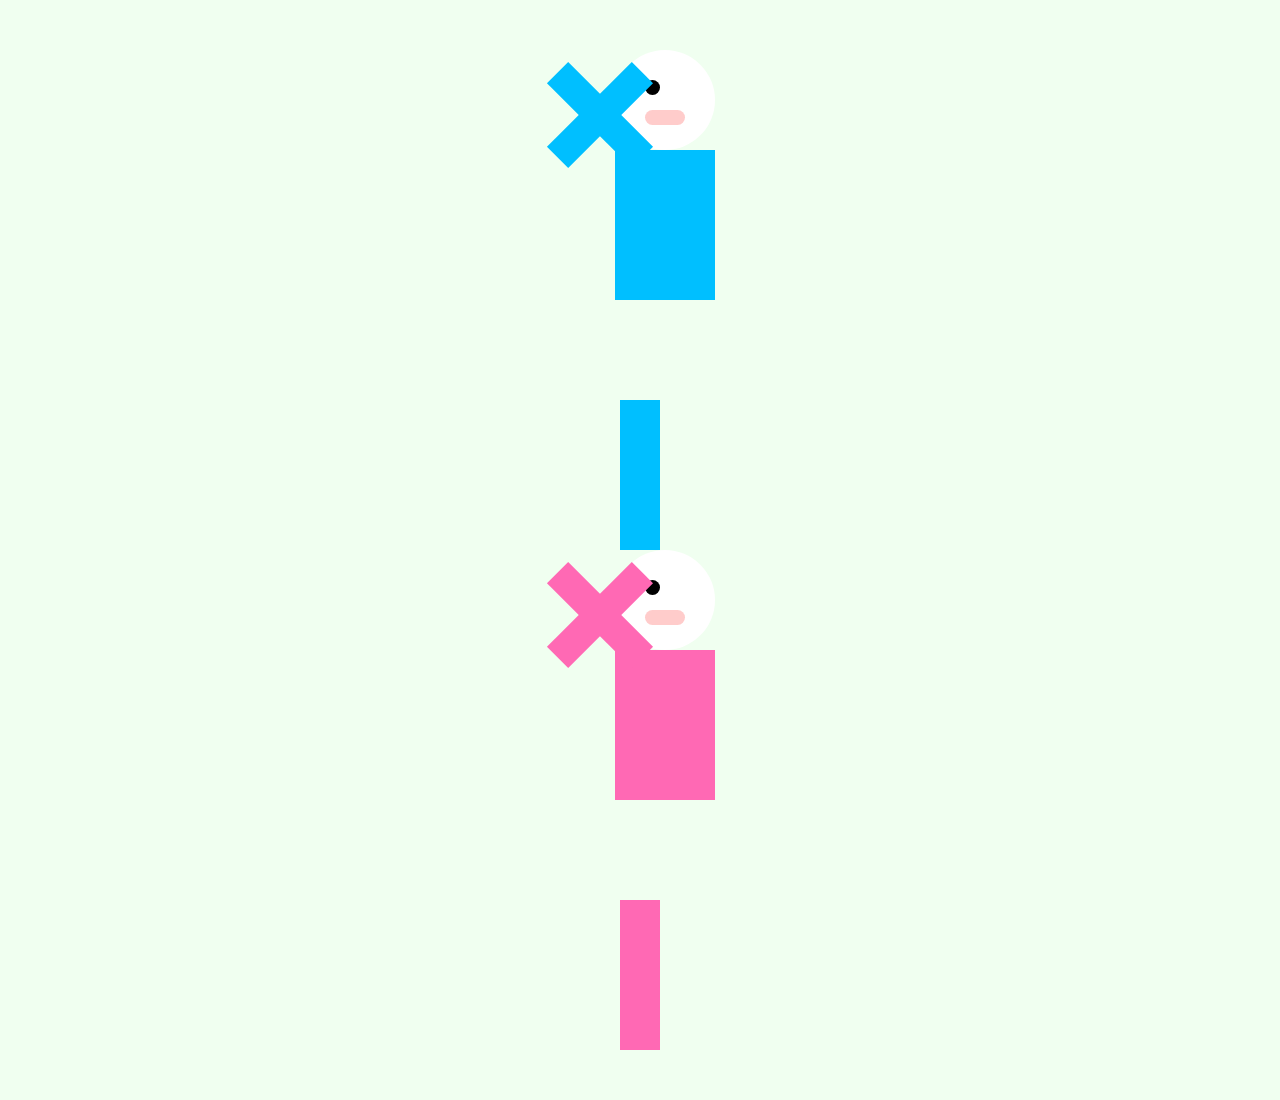
<file: index2.html>
<!DOCTYPE html>
<html lang="en">
<head>
    <meta charset="UTF-8">
    <meta name="viewport" content="width=device-width, initial-scale=1.0">
    <title>Kisho Vijay</title>
    <link rel="stylesheet" href="./css/stylesheet2.css">
   
</head>
<body>
   

<div class="human-body male">
  <div class="head">
    <div class="eyes"></div>
    <div class="mouth"></div>
  </div>
  <div class="torso"></div>
  <div class="arm left-arm"></div>
  <div class="arm right-arm"></div>
  <div class="leg left-leg"></div>
  <div class="leg right-leg"></div>
</div>

<div class="human-body female">
  <div class="head">
    <div class="eyes"></div>
    <div class="mouth"></div>
  </div>
  <div class="torso"></div>
  <div class="arm left-arm"></div>
  <div class="arm right-arm"></div>
  <div class="leg left-leg"></div>
  <div class="leg right-leg"></div>
</div>

</body>
</html>
</file>
<file: css/stylesheet2.css>
.human-body {
  position: relative;
  width: 200px;
  height: 400px;
  margin: 100px auto;
}

.head {
  position: absolute;
  top: -50px;
  left: 75px;
  width: 100px;
  height: 100px;
  background-color: #fff;
  border-radius: 50%;
}

.eyes {
  position: absolute;
  top: 30px;
  left: 30px;
  width: 15px;
  height: 15px;
  background-color: #000;
  border-radius: 50%;
}

.mouth {
  position: absolute;
  top: 60px;
  left: 30px;
  width: 40px;
  height: 15px;
  background-color: #ffcccb;
  border-radius: 10px;
}

.torso {
  position: absolute;
  top: 50px;
  left: 75px;
  width: 100px;
  height: 150px;
}

.arm {
  position: absolute;
  width: 120px;
  height: 30px;
}

.left-arm {
  transform: rotate(45deg);
}

.right-arm {
  transform: rotate(-45deg);
}

.leg {
  position: absolute;
  width: 40px;
  height: 150px;
}

.left-leg {
  bottom: -50px;
  left: 80px;
}

.right-leg {
  bottom: -50px;
  right: 80px;
}

/* Male Body Styles */
.male .torso {
  background-color: #00bfff;
}

.male .arm,
.male .leg {
  background-color: #00bfff;
}

/* Female Body Styles */
.female .torso {
  background-color: #ff69b4;
}

.female .arm,
.female .leg {
  background-color: #ff69b4;
}
body{ background: honeydew;}
</file>
